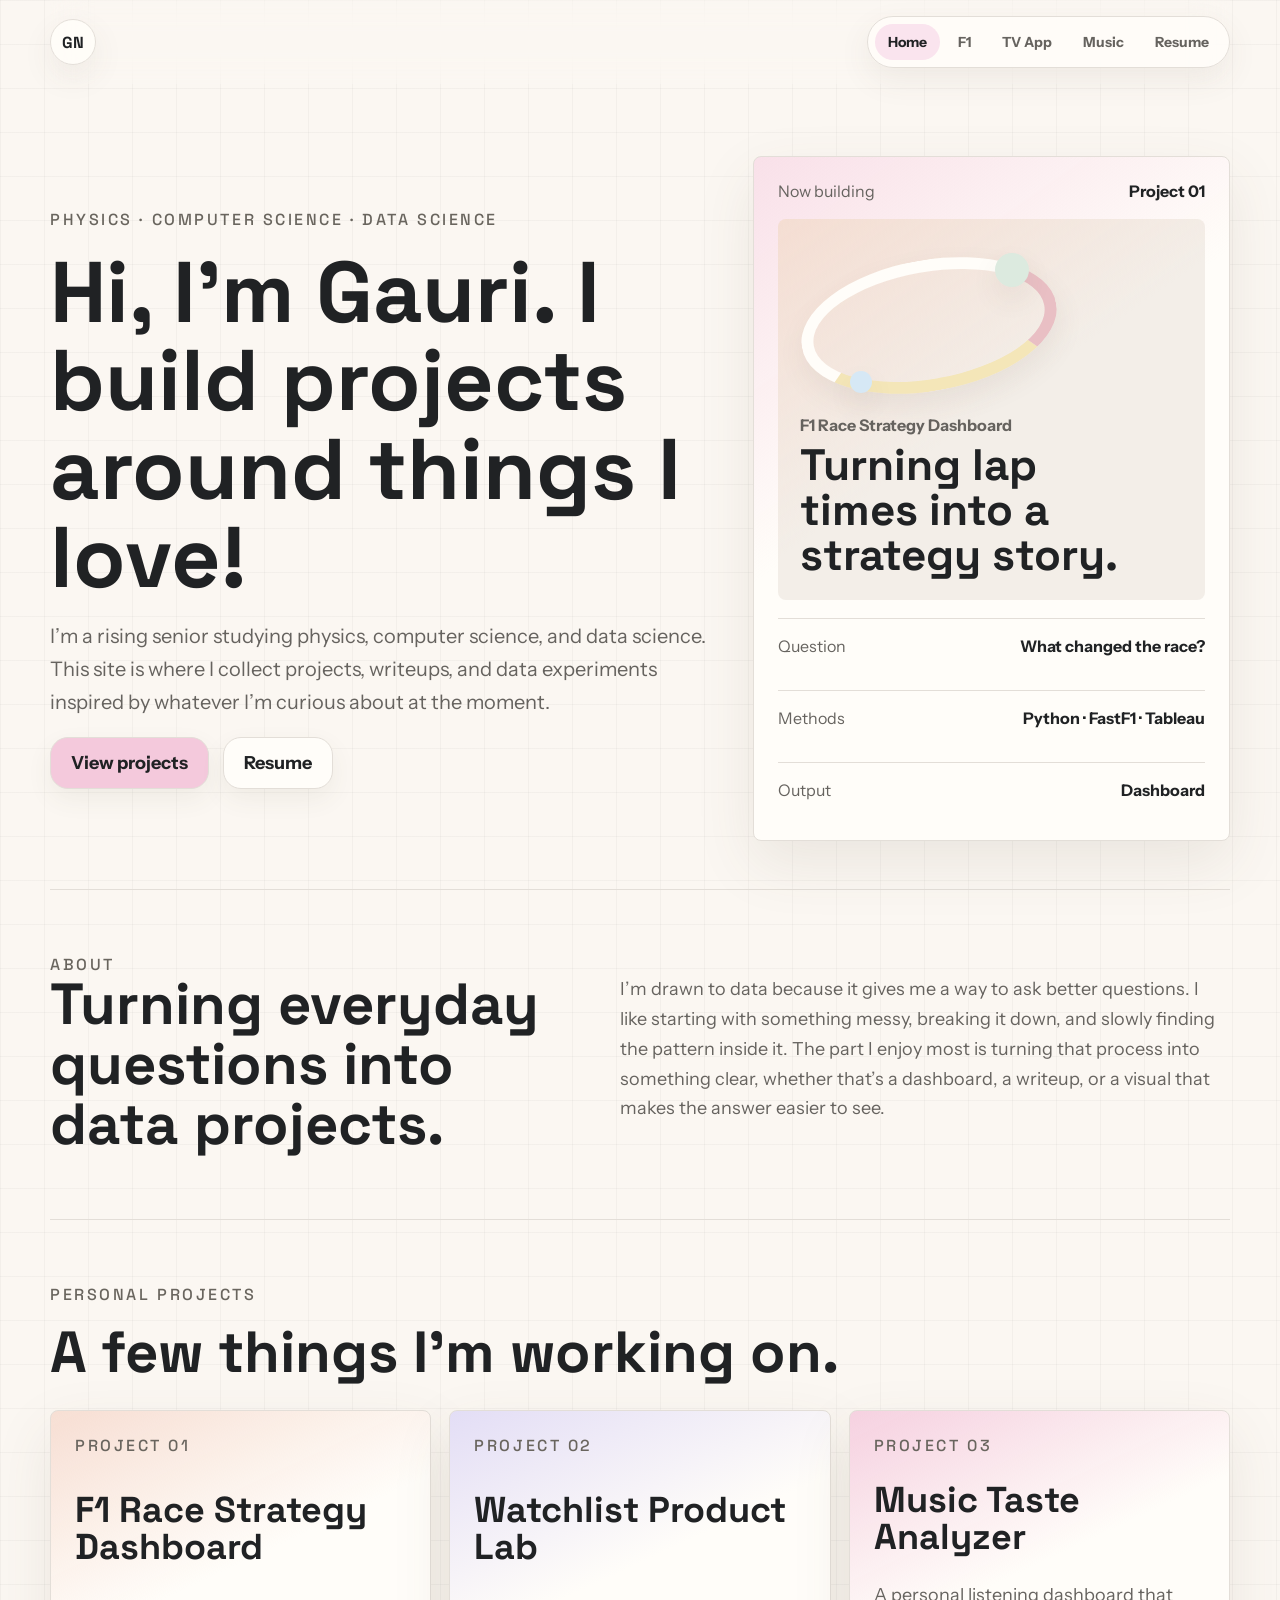
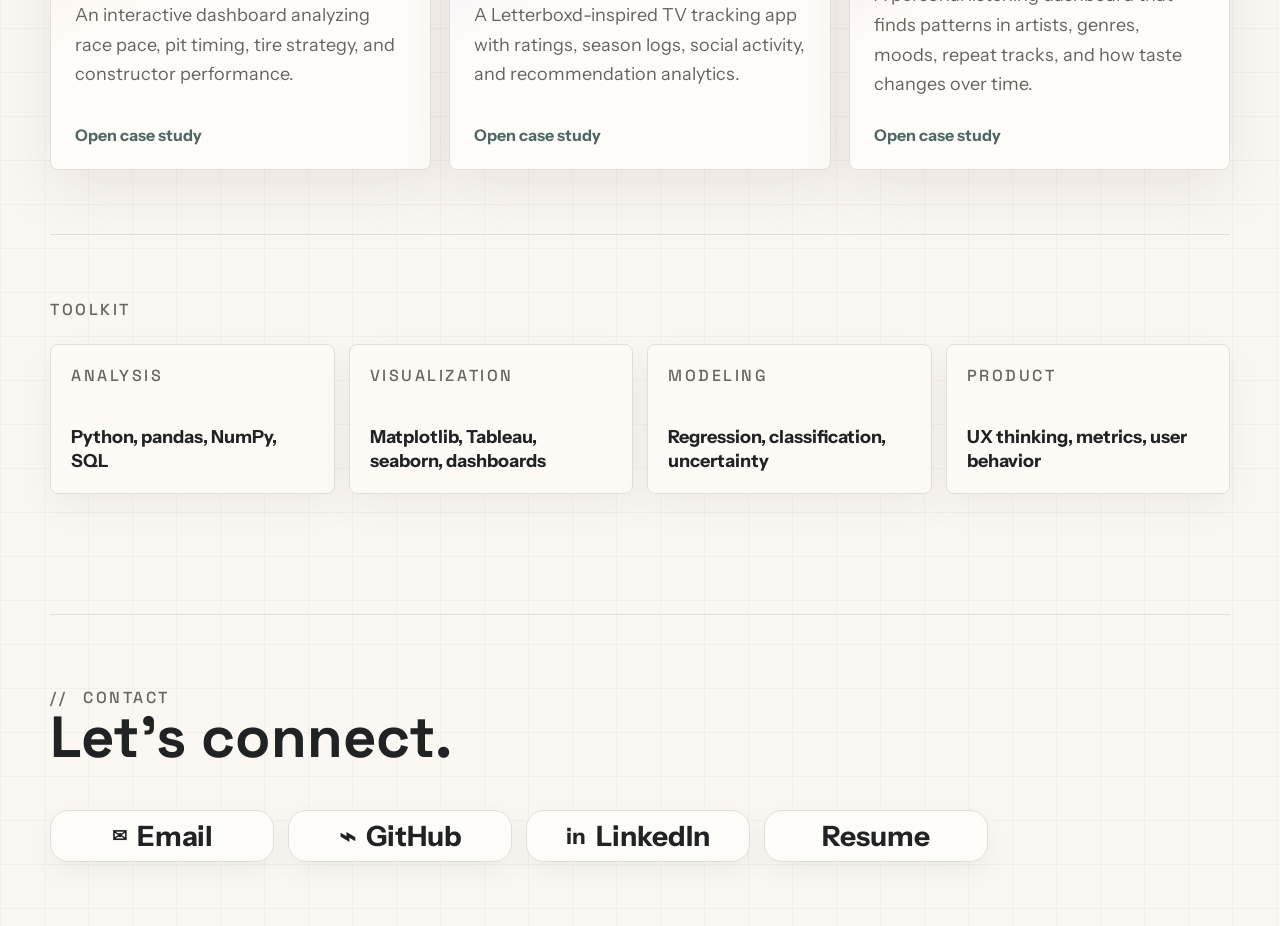
<file: index.html>
<!DOCTYPE html>
<html lang="en">
  <head>
    <meta charset="UTF-8" />
    <meta name="viewport" content="width=device-width, initial-scale=1.0" />
    <title>Gauri Nair | Data Portfolio</title>
    <meta
      name="description"
      content="Physics-trained data analyst portfolio with projects in F1 analytics, TV product design, music taste analysis, and applied data storytelling."
    />
    <link rel="preconnect" href="https://fonts.googleapis.com" />
    <link rel="preconnect" href="https://fonts.gstatic.com" crossorigin />
    <link
      href="https://fonts.googleapis.com/css2?family=Instrument+Sans:wght@400;500;600;700&family=Space+Grotesk:wght@500;700&display=swap"
      rel="stylesheet"
    />
    <link rel="stylesheet" href="./styles.css" />
  </head>
  <body>
    <header class="site-header">
      <a class="brand" href="./index.html" aria-label="Gauri Nair home">GN</a>
      <nav class="nav" aria-label="Main navigation">
        <a href="./index.html" aria-current="page">Home</a>
        <a href="./project-f1.html">F1</a>
        <a href="./project-tv.html">TV App</a>
        <a href="./project-music.html">Music</a>
        <a href="./resume.html">Resume</a>
      </nav>
    </header>

    <main>
      <section class="home-hero">
        <div class="hero-copy">
          <p class="eyebrow">Physics · Computer Science · Data Science</p>
          <h1>Hi, I’m Gauri. I build projects around things I love!</h1>
          <p class="lede">
            I’m a rising senior studying physics, computer science, and data science. This site is where I collect projects, writeups, and data experiments inspired by whatever I’m curious about at the moment.
          </p>
          <div class="hero-actions">
            <a class="button primary" href="#projects">View projects</a>
            <a class="button secondary" href="./resume.html">Resume</a>
          </div>
        </div>

        <aside class="hero-board" aria-label="Portfolio preview">
          <div class="board-top">
            <span>Now building</span>
            <strong>Project 01</strong>
          </div>
          <div class="feature-preview">
            <div class="preview-orbit" aria-hidden="true">
              <span></span>
              <span></span>
              <span></span>
            </div>
            <div>
              <p class="preview-kicker">F1 Race Strategy Dashboard</p>
              <h2>Turning lap times into a strategy story.</h2>
            </div>
          </div>
          <div class="board-row">
            <span>Question</span>
            <strong>What changed the race?</strong>
          </div>
          <div class="board-row">
            <span>Methods</span>
            <strong>Python · FastF1 · Tableau</strong>
          </div>
          <div class="board-row">
            <span>Output</span>
            <strong>Dashboard</strong>
          </div>
        </aside>
      </section>

      <section class="section about-section">
        <p class="eyebrow">About</p>
        <div class="split">
          <h2>Turning everyday questions into data projects.</h2>
          <div class="body-copy">
            <p>
            I’m drawn to data because it gives me a way to ask better questions. I like starting with something messy, breaking it down, and slowly finding the pattern inside it. The part I enjoy most is turning that process into something clear, whether that’s a dashboard, a writeup, or a visual that makes the answer easier to see.
            </p>
          </div>
        </div>
      </section>

      <section class="section" id="projects">
        <div class="section-heading">
          <p class="eyebrow">Personal Projects</p>
          <h2>A few things I'm working on.</h2>
        </div>

        <div class="project-grid">
          <a class="project-card f1-card" href="./project-f1.html">
            <span class="card-label">Project 01</span>
            <h3>F1 Race Strategy Dashboard</h3>
            <p>
              An interactive dashboard analyzing race pace, pit timing, tire strategy,
              and constructor performance.
            </p>
            <span class="card-link">Open case study</span>
          </a>

          <a class="project-card tv-card" href="./project-tv.html">
            <span class="card-label">Project 02</span>
            <h3>Watchlist Product Lab</h3>
            <p>
              A Letterboxd-inspired TV tracking app with ratings, season logs, social
              activity, and recommendation analytics.
            </p>
            <span class="card-link">Open case study</span>
          </a>

          <a class="project-card music-card" href="./project-music.html">
            <span class="card-label">Project 03</span>
            <h3>Music Taste Analyzer</h3>
            <p>
              A personal listening dashboard that finds patterns in artists, genres,
              moods, repeat tracks, and how taste changes over time.
            </p>
            <span class="card-link">Open case study</span>
          </a>
        </div>
      </section>

      <section class="section skills-section">
        <p class="eyebrow">Toolkit</p>
        <div class="skill-grid">
          <div>
            <span>Analysis</span>
            <strong>Python, pandas, NumPy, SQL</strong>
          </div>
          <div>
            <span>Visualization</span>
            <strong>Matplotlib, Tableau, seaborn, dashboards</strong>
          </div>
          <div>
            <span>Modeling</span>
            <strong>Regression, classification, uncertainty</strong>
          </div>
          <div>
            <span>Product</span>
            <strong>UX thinking, metrics, user behavior</strong>
          </div>
        </div>
      </section>
    </main>

    <footer class="contact-footer" id="contact">
      <div>
        <p class="eyebrow">Contact</p>
        <h2>Let’s connect.</h2>
      </div>
      <div class="contact-links">
        <a href="mailto:gauri.j.nair@gmail.com">Email</a>
        <a href="https://github.com/gauri-nair" target="_blank" rel="noreferrer">GitHub</a>
        <a href="https://www.linkedin.com/gaurinair18/" target="_blank" rel="noreferrer">LinkedIn</a>
        <a href="./resume.html">Resume</a>
      </div>
    </footer>

    <script src="./script.js"></script>
  </body>
</html>
</file>
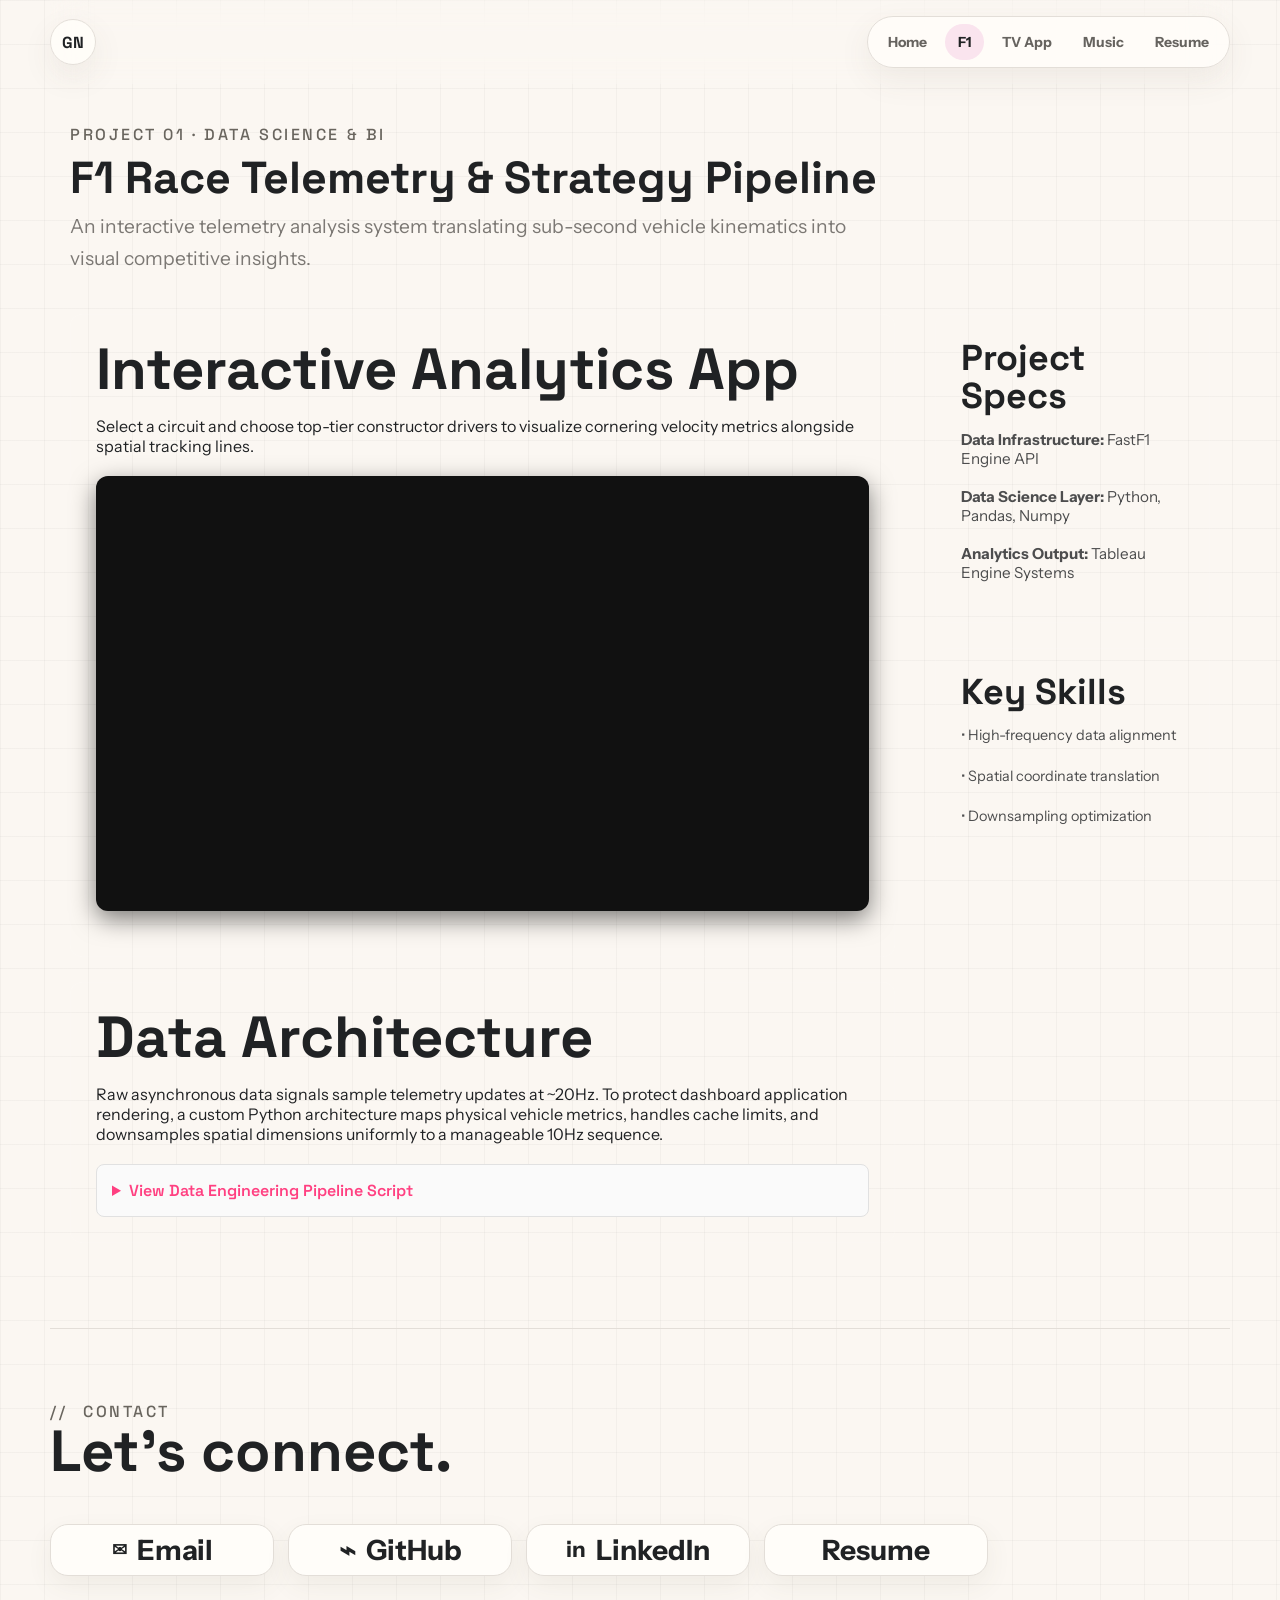
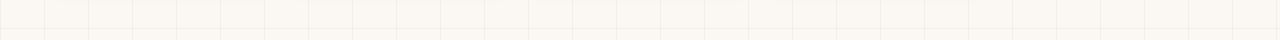
<file: project-f1.html>
<!DOCTYPE html>
<html lang="en">
  <head>
    <meta charset="UTF-8" />
    <meta name="viewport" content="width=device-width, initial-scale=1.0" />
    <title>F1 Telemetry Dashboard | Gauri Nair</title>
    <link rel="preconnect" href="https://fonts.googleapis.com" />
    <link rel="preconnect" href="https://fonts.gstatic.com" crossorigin />
    <link
      href="https://fonts.googleapis.com/css2?family=Instrument+Sans:wght@400;500;600;700&family=Space+Grotesk:wght@500;700&display=swap"
      rel="stylesheet"
    />
    <link rel="stylesheet" href="./styles.css" />
    <style>
      /* Page-specific overrides matching your dark theme variables */
      .case-study-grid {
        display: grid;
        grid-template-columns: 3fr 1fr;
        gap: 40px;
        margin: 40px 0;
      }
      
      @media (max-width: 900px) {
        .case-study-grid { grid-template-columns: 1fr; }
      }

      .dashboard-wrapper {
        position: relative;
        width: 100%;
        padding-bottom: 56.25%; /* 16:9 Aspect Ratio */
        height: 0;
        overflow: hidden;
        border-radius: 12px;
        background: #111;
        margin: 20px 0;
        box-shadow: 0 8px 24px rgba(0,0,0,0.5);
      }

      .dashboard-wrapper iframe {
        position: absolute;
        top: 0; left: 0; width: 100%; height: 100%;
        border: none;
      }

      .details-card {
        background: rgba(255, 255, 255, 0.03);
        border: 1px solid rgba(255, 255, 255, 0.08);
        border-radius: 12px;
        padding: 25px;
        margin-bottom: 25px;
      }

      .sidebar-sticky {
        position: sticky;
        top: 40px;
      }

      details {
        background: #fafafa; 
        border: 1px solid #e1e1e1;
        border-radius: 8px;
        padding: 15px;
        margin-top: 20px;
      }

      summary {
        font-family: 'Space Grotesk', sans-serif;
        color: var(--accent, #ff4081);
        font-weight: 600;
        cursor: pointer;
        user-select: none;
        outline: none;
      }

      summary:hover {
        filter: brightness(0.8); /* Darkens the pink slightly when hovered */
      }

      pre, pre code {
        margin: 15px 0 0 0;
        overflow-x: auto;
        font-family: monospace;
        font-size: 0.9rem;
        color: #222222; /* Crisp dark gray text for high visibility */
        line-height: 1.5;
        text-align: left;
        display: block;
      }
    </style>
  </head>
  <body>
    <header class="site-header">
      <a class="brand" href="./index.html" aria-label="Gauri Nair home">GN</a>
      <nav class="nav" aria-label="Main navigation">
        <a href="./index.html">Home</a>
        <a href="./project-f1.html" aria-current="page">F1</a>
        <a href="./project-tv.html">TV App</a>
        <a href="./project-music.html">Music</a>
        <a href="./resume.html">Resume</a>
      </nav>
    </header>

    <main class="container" style="max-width: 1200px; margin: 0 auto; padding: 0 20px;">
      <section style="margin-top: 40px;">
        <p class="eyebrow">Project 01 · Data Science & BI</p>
        <h1 style="font-family: 'Space Grotesk', sans-serif; font-size: 2.8rem; margin: 10px 0;">
          F1 Race Telemetry & Strategy Pipeline
        </h1>
        <p class="lede" style="font-size: 1.2rem; max-width: 800px; opacity: 0.85;">
          An interactive telemetry analysis system translating sub-second vehicle kinematics into visual competitive insights.
        </p>
      </section>

      <div class="case-study-grid">
        <!-- Main Content Area -->
        <div class="main-content">
          <div class="details-card">
            <h2 style="font-family: 'Space Grotesk', sans-serif; margin-top:0;">Interactive Analytics App</h2>
            <p>Select a circuit and choose top-tier constructor drivers to visualize cornering velocity metrics alongside spatial tracking lines.</p>
            
            <div class="dashboard-wrapper">
              <iframe src="https://public.tableau.com/shared/N9BPQWKGM?:display_count=n&:origin=viz_share_link"></iframe>
            </div>
          </div>

          <div class="details-card">
            <h2 style="font-family: 'Space Grotesk', sans-serif;">Data Architecture</h2>
            <p>
              Raw asynchronous data signals sample telemetry updates at ~20Hz. To protect dashboard application rendering, a custom Python architecture maps physical vehicle metrics, handles cache limits, and downsamples spatial dimensions uniformly to a manageable 10Hz sequence.
            </p>

            <details>
              <summary>View Data Engineering Pipeline Script</summary>
              <pre><code>import os
import pandas as pd
import fastf1

cache_dir = './f1_cache'
os.makedirs(cache_dir, exist_ok=True)
fastf1.Cache.enable_cache(cache_dir)

def build_master_telemetry(year, races, drivers):
    master_df = []
    for race in races:
        session = fastf1.get_session(year, race, 'Q')
        session.load(telemetry=True, laps=True, weather=False)
        
        for driver in drivers:
            driver_laps = session.laps.pick_drivers(driver)
            if driver_laps.empty: continue
            
            fastest_lap = driver_laps.pick_fastest()
            tel = fastest_lap.get_telemetry().add_distance()
            tel = tel.iloc[::2].copy() # Downsample to 10Hz
            
            tel['Race'] = race
            tel['Year'] = year
            tel['Driver'] = driver
            tel['Team'] = fastest_lap['Team']
            
            keep_cols = ['Year', 'Race', 'Distance', 'Speed', 'Throttle', 'Brake', 
                         'RPM', 'nGear', 'X', 'Y', 'Driver', 'Team']
            df_cleaned = tel[keep_cols].copy()
            df_cleaned.rename(columns={'nGear': 'Gear'}, inplace=True)
            master_df.append(df_cleaned)
            
    final_df = pd.concat(master_df, ignore_index=True)
    final_df.to_csv(f"{year}_master_f1_telemetry.csv", index=False)
    return final_df</code></pre>
            </details>
          </div>
        </div>

        <!-- Sidebar Documentation -->
        <div class="sidebar-sticky">
          <div class="details-card">
            <h3 style="font-family: 'Space Grotesk', sans-serif; margin-top:0;">Project Specs</h3>
            <p style="font-size:0.95rem; opacity:0.8;">
              <strong>Data Infrastructure:</strong> FastF1 Engine API<br><br>
              <strong>Data Science Layer:</strong> Python, Pandas, Numpy<br><br>
              <strong>Analytics Output:</strong> Tableau Engine Systems
            </p>
          </div>
          
          <div class="details-card">
            <h3 style="font-family: 'Space Grotesk', sans-serif; margin-top:0;">Key Skills</h3>
            <p style="font-size:0.9rem; opacity:0.8; line-height: 1.4;">
              • High-frequency data alignment<br><br>
              • Spatial coordinate translation<br><br>
              • Downsampling optimization
            </p>
          </div>
        </div>
      </div>
    </main>

    <footer class="contact-footer" id="contact" style="margin-top: 60px;">
      <div>
        <p class="eyebrow">Contact</p>
        <h2>Let’s connect.</h2>
      </div>
      <div class="contact-links">
        <a href="mailto:gauri.j.nair@gmail.com">Email</a>
        <a href="https://github.com/gauri-nair" target="_blank" rel="noreferrer">GitHub</a>
        <a href="https://www.linkedin.com/gaurinair18/" target="_blank" rel="noreferrer">LinkedIn</a>
        <a href="./resume.html">Resume</a>
      </div>
    </footer>
  </body>
</html>
</file>
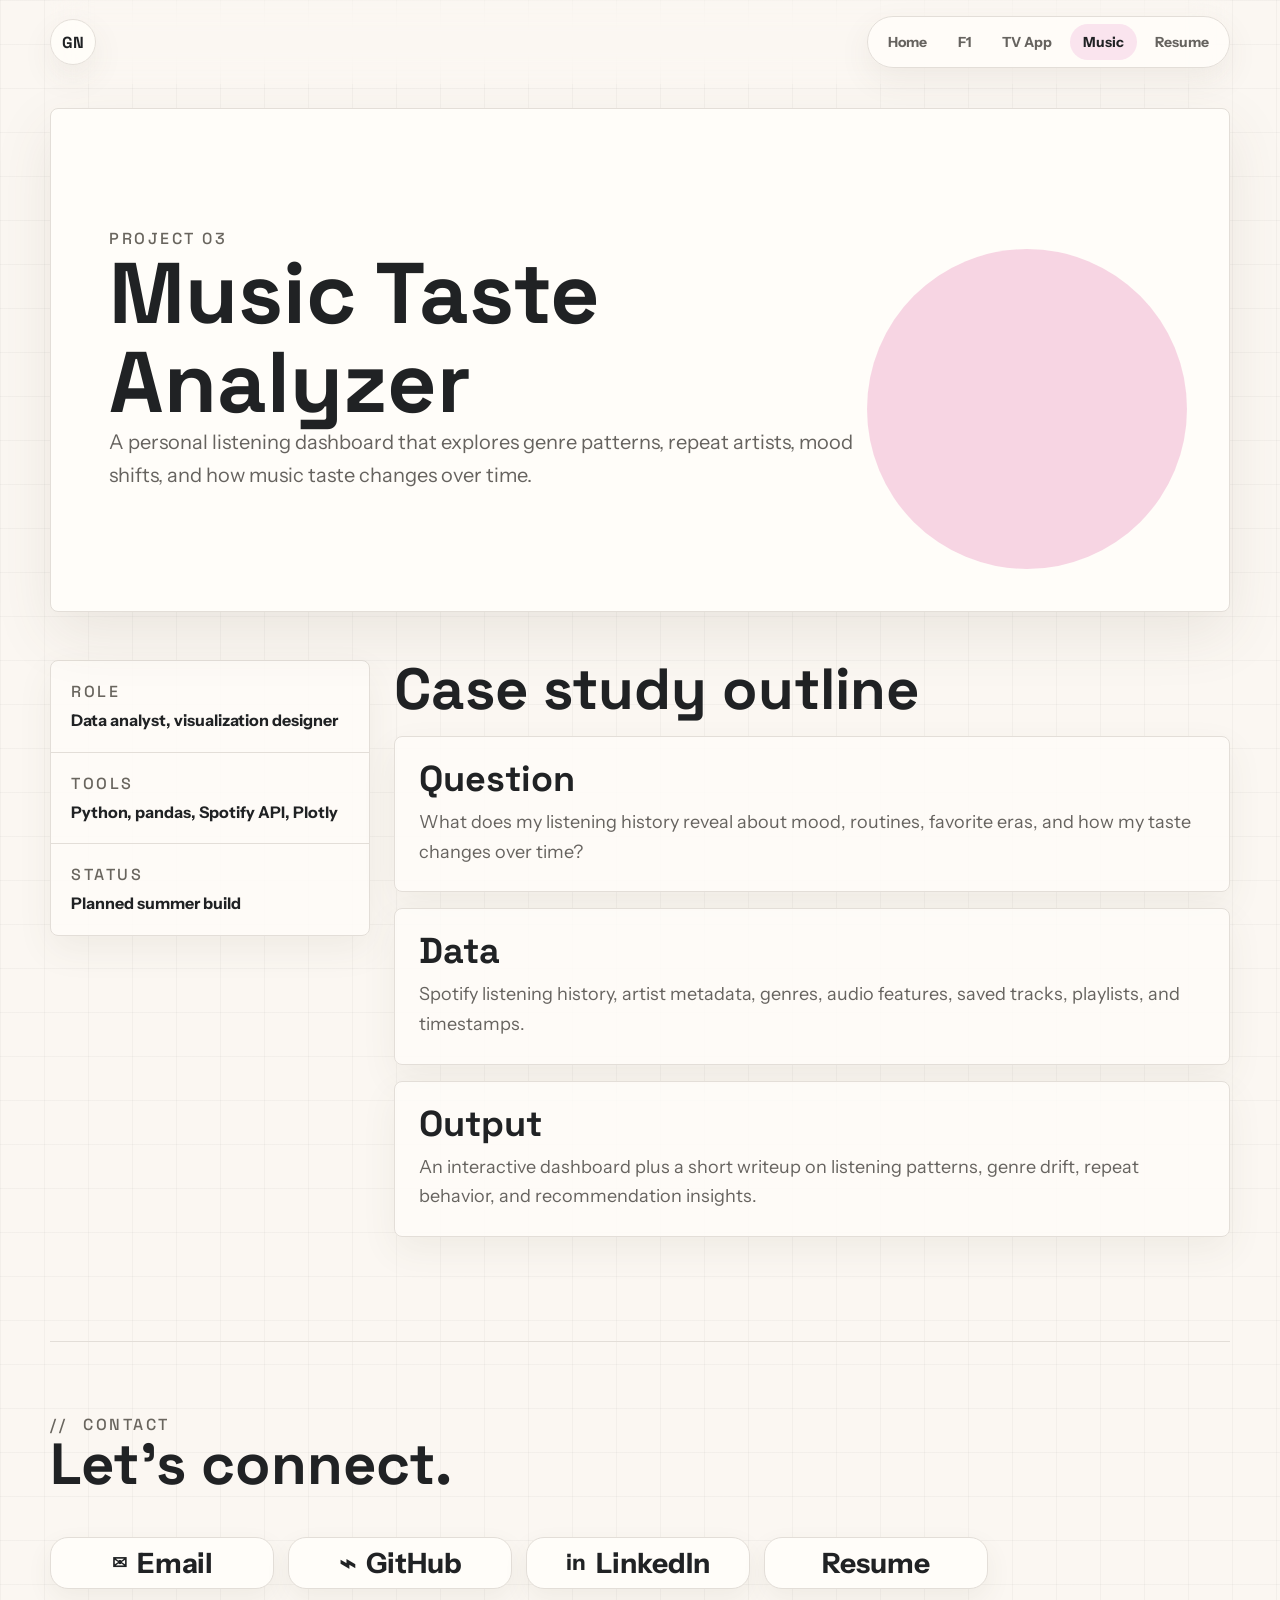
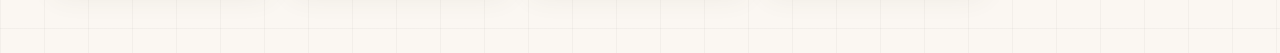
<file: project-music.html>
<!DOCTYPE html>
<html lang="en">
  <head>
    <meta charset="UTF-8" />
    <meta name="viewport" content="width=device-width, initial-scale=1.0" />
    <title>Music Taste Analyzer | Gauri Nair</title>
    <meta
      name="description"
      content="Case study page for a music taste analyzer focused on listening history, genre patterns, mood, and personal data storytelling."
    />
    <link rel="preconnect" href="https://fonts.googleapis.com" />
    <link rel="preconnect" href="https://fonts.gstatic.com" crossorigin />
    <link
      href="https://fonts.googleapis.com/css2?family=Instrument+Sans:wght@400;500;600;700&family=Space+Grotesk:wght@500;700&display=swap"
      rel="stylesheet"
    />
    <link rel="stylesheet" href="./styles.css" />
  </head>
  <body>
    <header class="site-header">
      <a class="brand" href="./index.html" aria-label="Gauri Nair home">GN</a>
      <nav class="nav" aria-label="Main navigation">
        <a href="./index.html">Home</a>
        <a href="./project-f1.html">F1</a>
        <a href="./project-tv.html">TV App</a>
        <a href="./project-music.html" aria-current="page">Music</a>
        <a href="./resume.html">Resume</a>
      </nav>
    </header>

    <main>
      <section class="case-hero music-theme">
        <p class="eyebrow">Project 03</p>
        <h1>Music Taste Analyzer</h1>
        <p class="lede">
          A personal listening dashboard that explores genre patterns, repeat artists,
          mood shifts, and how music taste changes over time.
        </p>
      </section>

      <section class="case-layout">
        <aside class="case-facts">
          <div>
            <span>Role</span>
            <strong>Data analyst, visualization designer</strong>
          </div>
          <div>
            <span>Tools</span>
            <strong>Python, pandas, Spotify API, Plotly</strong>
          </div>
          <div>
            <span>Status</span>
            <strong>Planned summer build</strong>
          </div>
        </aside>

        <div class="case-content">
          <h2>Case study outline</h2>
          <div class="case-step">
            <h3>Question</h3>
            <p>What does my listening history reveal about mood, routines, favorite eras, and how my taste changes over time?</p>
          </div>
          <div class="case-step">
            <h3>Data</h3>
            <p>Spotify listening history, artist metadata, genres, audio features, saved tracks, playlists, and timestamps.</p>
          </div>
          <div class="case-step">
            <h3>Output</h3>
            <p>An interactive dashboard plus a short writeup on listening patterns, genre drift, repeat behavior, and recommendation insights.</p>
          </div>
        </div>
      </section>
    </main>

    <footer class="contact-footer">
      <div>
        <p class="eyebrow">Contact</p>
        <h2>Let’s connect.</h2>
      </div>
      <div class="contact-links">
        <a href="mailto:hello@example.com">Email</a>
        <a href="https://github.com/" target="_blank" rel="noreferrer">GitHub</a>
        <a href="https://www.linkedin.com/" target="_blank" rel="noreferrer">LinkedIn</a>
        <a href="./resume.html">Resume</a>
      </div>
    </footer>

    <script src="./script.js"></script>
  </body>
</html>
</file>
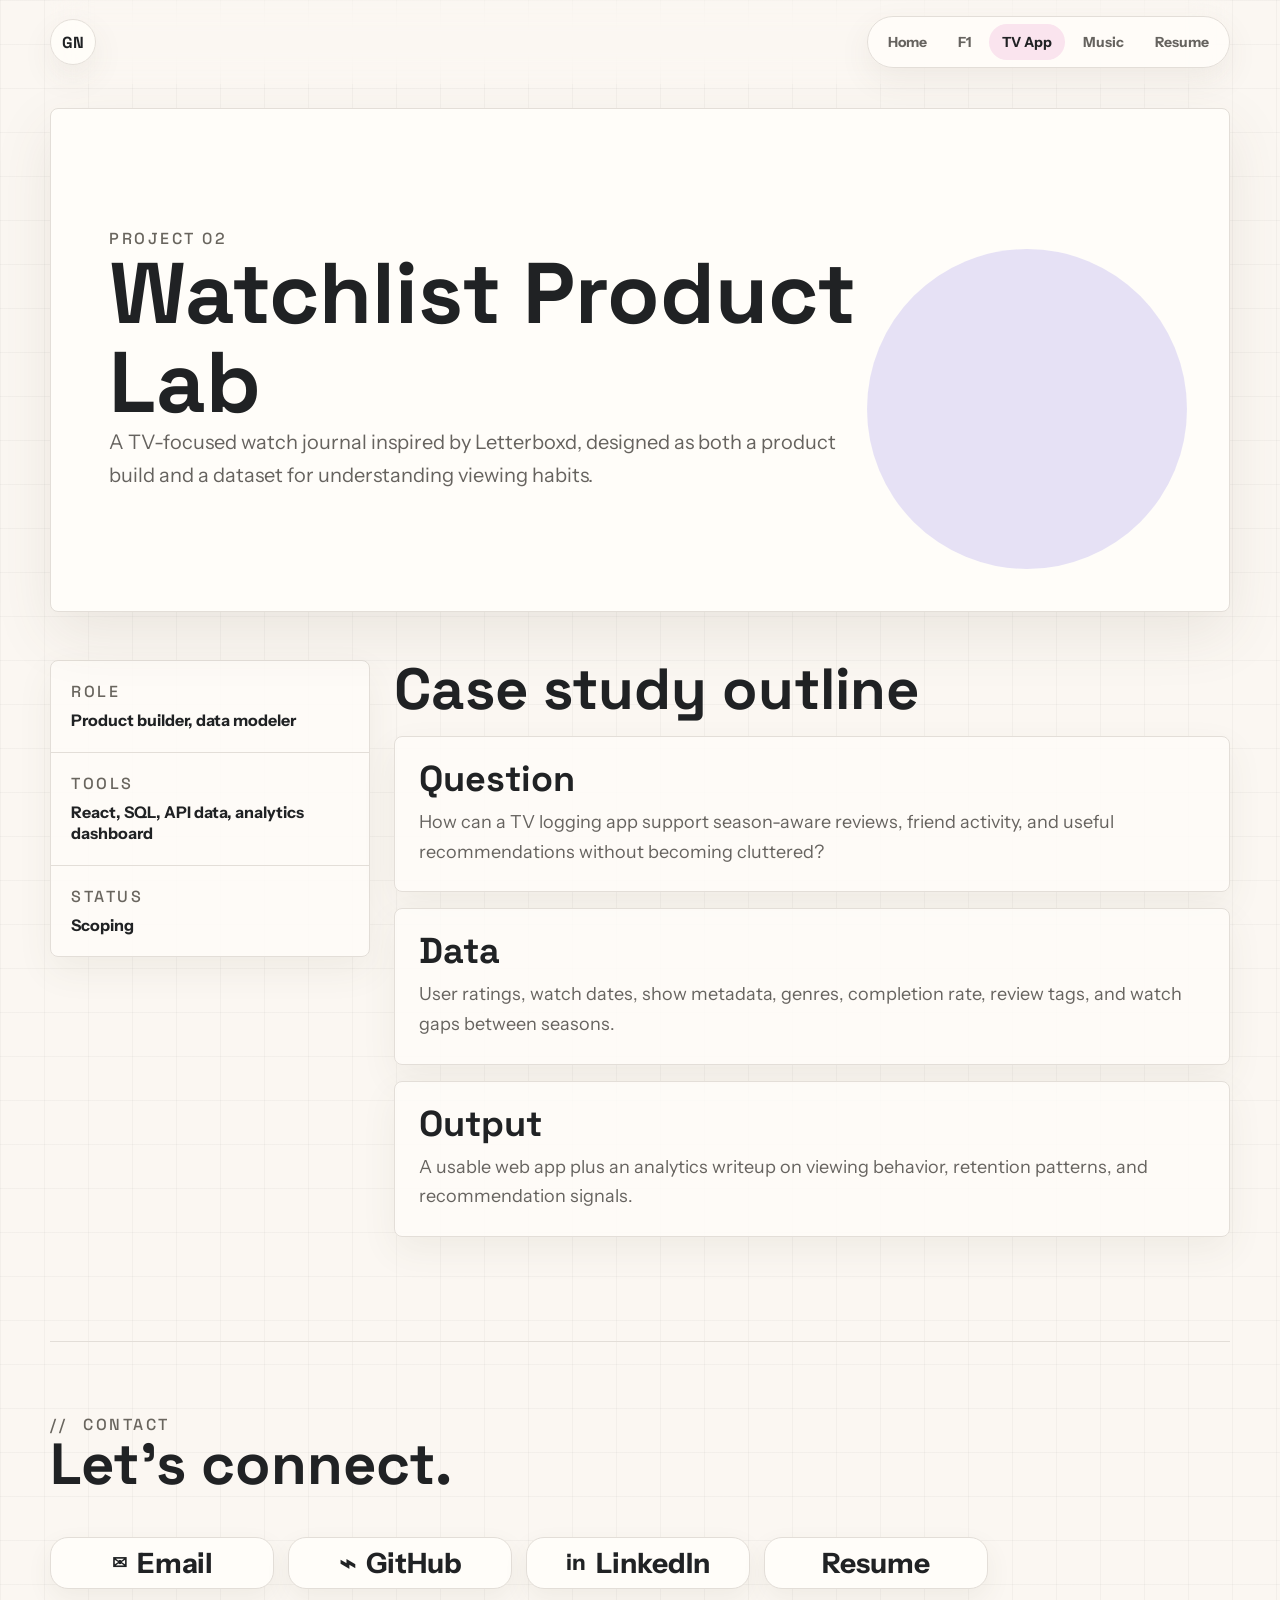
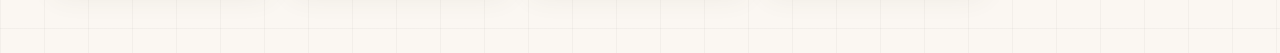
<file: project-tv.html>
<!DOCTYPE html>
<html lang="en">
  <head>
    <meta charset="UTF-8" />
    <meta name="viewport" content="width=device-width, initial-scale=1.0" />
    <title>Watchlist Product Lab | Gauri Nair</title>
    <meta
      name="description"
      content="Case study page for a Letterboxd-inspired TV tracking app with ratings, logs, and recommendation analytics."
    />
    <link rel="preconnect" href="https://fonts.googleapis.com" />
    <link rel="preconnect" href="https://fonts.gstatic.com" crossorigin />
    <link
      href="https://fonts.googleapis.com/css2?family=Instrument+Sans:wght@400;500;600;700&family=Space+Grotesk:wght@500;700&display=swap"
      rel="stylesheet"
    />
    <link rel="stylesheet" href="./styles.css" />
  </head>
  <body>
    <header class="site-header">
      <a class="brand" href="./index.html" aria-label="Gauri Nair home">GN</a>
      <nav class="nav" aria-label="Main navigation">
        <a href="./index.html">Home</a>
        <a href="./project-f1.html">F1</a>
        <a href="./project-tv.html" aria-current="page">TV App</a>
        <a href="./project-music.html">Music</a>
        <a href="./resume.html">Resume</a>
      </nav>
    </header>

    <main>
      <section class="case-hero tv-theme">
        <p class="eyebrow">Project 02</p>
        <h1>Watchlist Product Lab</h1>
        <p class="lede">
          A TV-focused watch journal inspired by Letterboxd, designed as both a product
          build and a dataset for understanding viewing habits.
        </p>
      </section>

      <section class="case-layout">
        <aside class="case-facts">
          <div>
            <span>Role</span>
            <strong>Product builder, data modeler</strong>
          </div>
          <div>
            <span>Tools</span>
            <strong>React, SQL, API data, analytics dashboard</strong>
          </div>
          <div>
            <span>Status</span>
            <strong>Scoping</strong>
          </div>
        </aside>

        <div class="case-content">
          <h2>Case study outline</h2>
          <div class="case-step">
            <h3>Question</h3>
            <p>How can a TV logging app support season-aware reviews, friend activity, and useful recommendations without becoming cluttered?</p>
          </div>
          <div class="case-step">
            <h3>Data</h3>
            <p>User ratings, watch dates, show metadata, genres, completion rate, review tags, and watch gaps between seasons.</p>
          </div>
          <div class="case-step">
            <h3>Output</h3>
            <p>A usable web app plus an analytics writeup on viewing behavior, retention patterns, and recommendation signals.</p>
          </div>
        </div>
      </section>
    </main>

    <footer class="contact-footer">
      <div>
        <p class="eyebrow">Contact</p>
        <h2>Let’s connect.</h2>
      </div>
      <div class="contact-links">
        <a href="mailto:hello@example.com">Email</a>
        <a href="https://github.com/" target="_blank" rel="noreferrer">GitHub</a>
        <a href="https://www.linkedin.com/" target="_blank" rel="noreferrer">LinkedIn</a>
        <a href="./resume.html">Resume</a>
      </div>
    </footer>

    <script src="./script.js"></script>
  </body>
</html>
</file>
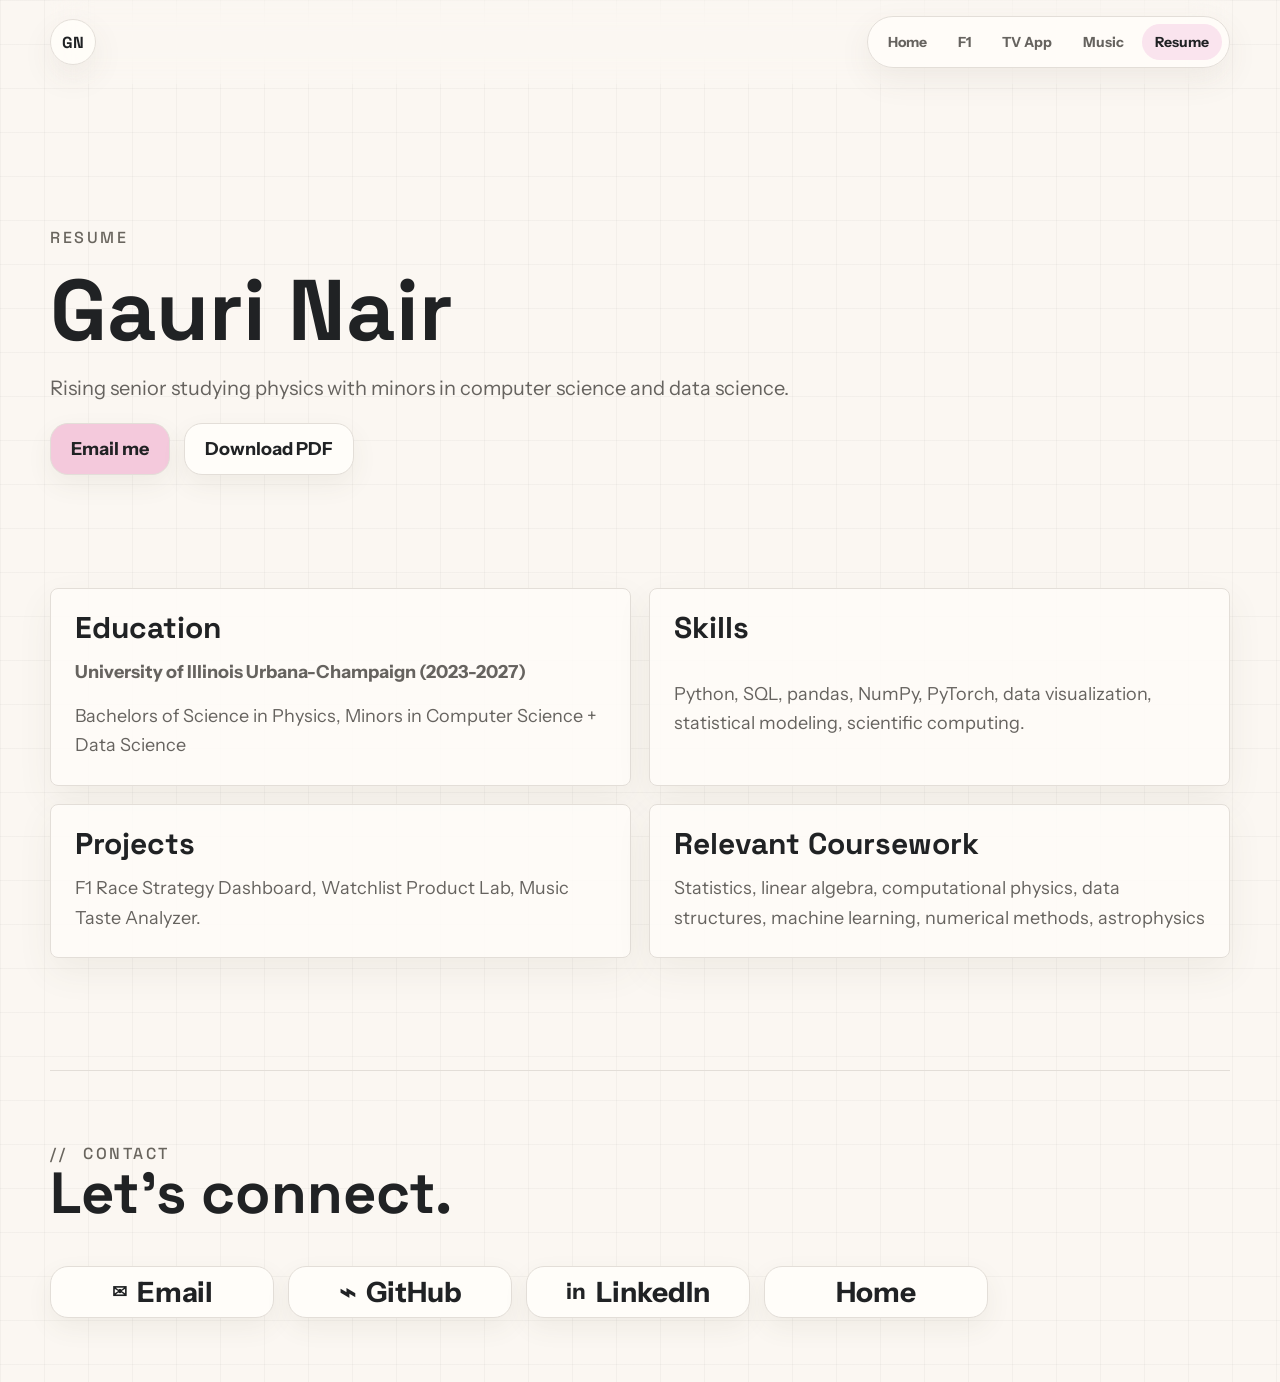
<file: resume.html>
<!DOCTYPE html>
<html lang="en">
  <head>
    <meta charset="UTF-8" />
    <meta name="viewport" content="width=device-width, initial-scale=1.0" />
    <title>Resume | Gauri Nair</title>
    <meta
      name="description"
      content="Resume page for Gauri Nair, physics major with computer science and data science minors."
    />
    <link rel="preconnect" href="https://fonts.googleapis.com" />
    <link rel="preconnect" href="https://fonts.gstatic.com" crossorigin />
    <link
      href="https://fonts.googleapis.com/css2?family=Instrument+Sans:wght@400;500;600;700&family=Space+Grotesk:wght@500;700&display=swap"
      rel="stylesheet"
    />
    <link rel="stylesheet" href="./styles.css" />
  </head>
  <body>
    <header class="site-header">
      <a class="brand" href="./index.html" aria-label="Gauri Nair home">GN</a>
      <nav class="nav" aria-label="Main navigation">
        <a href="./index.html">Home</a>
        <a href="./project-f1.html">F1</a>
        <a href="./project-tv.html">TV App</a>
        <a href="./project-music.html">Music</a>
        <a href="./resume.html" aria-current="page">Resume</a>
      </nav>
    </header>

    <main>
      <section class="resume-hero">
        <p class="eyebrow">Resume</p>
        <h1>Gauri Nair</h1>
        <p class="lede">
          Rising senior studying physics with minors in computer science and data
          science.
        </p>
        <div class="hero-actions">
          <a class="button primary" href="mailto:gauri.j.nair@gmail.com">Email me</a>
          <a class="button secondary" href="#">Download PDF</a>
        </div>
      </section>

      <section class="resume-grid">
        <article class="resume-block">
          <h2>Education</h2>
          <p><strong>University of Illinois Urbana-Champaign (2023-2027)</strong></p>
          <p>Bachelors of Science in Physics, Minors in Computer Science + Data Science</p>
        </article>

        <article class="resume-block">
          <h2>Skills</h2>
          <p>Python, SQL, pandas, NumPy, PyTorch, data visualization, statistical modeling, scientific computing.</p>
        </article>

        <article class="resume-block">
          <h2>Projects</h2>
          <p>F1 Race Strategy Dashboard, Watchlist Product Lab, Music Taste Analyzer.</p>
        </article>

        <article class="resume-block">
          <h2>Relevant Coursework</h2>
          <p>Statistics, linear algebra, computational physics, data structures, machine learning, numerical methods, astrophysics</p>
        </article>
      </section>
    </main>

    <footer class="contact-footer">
      <div>
        <p class="eyebrow">Contact</p>
        <h2>Let’s connect.</h2>
      </div>
      <div class="contact-links">
        <a href="mailto:gauri.j.nair@gmail.com">Email</a>
        <a href="https://github.com/gauri-nair" target="_blank" rel="noreferrer">GitHub</a>
        <a href="https://www.linkedin.com/gaurinair18/" target="_blank" rel="noreferrer">LinkedIn</a>
        <a href="./index.html">Home</a>
      </div>
    </footer>

    <script src="./script.js"></script>
  </body>
</html>
</file>
<file: styles.css>
:root {
  --bg: #fbf7f2;
  --bg-soft: #f3eee8;
  --ink: #202224;
  --muted: #66635f;
  --line: #e3ded8;
  --paper: #fffdf9;
  --lavender: #ded8f5;
  --peach: #f5d7ca;
  --pink: #f4c9dc;
  --pink-soft: #fae4ee;
  --sage: #dceadf;
  --sky: #d6e8f5;
  --butter: #f4e6b8;
  --rose: #e9bfc4;
  --teal: #6ca6a0;
  --shadow: 0 22px 60px rgba(92, 78, 62, 0.1);
}

* {
  box-sizing: border-box;
}

html {
  scroll-behavior: smooth;
}

body {
  margin: 0;
  min-height: 100vh;
  font-family: "Instrument Sans", Arial, sans-serif;
  color: var(--ink);
  background:
    linear-gradient(90deg, rgba(32, 34, 36, 0.035) 1px, transparent 1px),
    linear-gradient(rgba(32, 34, 36, 0.035) 1px, transparent 1px),
    var(--bg);
  background-size: 44px 44px;
}

a {
  color: inherit;
}

.site-header {
  position: sticky;
  top: 0;
  z-index: 20;
  width: min(1180px, calc(100% - 32px));
  margin: 0 auto;
  padding: 16px 0;
  display: flex;
  align-items: center;
  justify-content: space-between;
  gap: 16px;
  backdrop-filter: blur(18px);
}

.brand {
  display: inline-flex;
  align-items: center;
  justify-content: center;
  width: 46px;
  height: 46px;
  border: 1px solid var(--line);
  border-radius: 50%;
  background: rgba(255, 253, 249, 0.9);
  color: var(--ink);
  text-decoration: none;
  font-family: "Space Grotesk", sans-serif;
  font-weight: 700;
  box-shadow: 0 12px 32px rgba(92, 78, 62, 0.08);
}

.nav {
  display: flex;
  align-items: center;
  gap: 5px;
  padding: 7px;
  border: 1px solid var(--line);
  border-radius: 999px;
  background: rgba(255, 253, 249, 0.82);
  box-shadow: 0 12px 32px rgba(92, 78, 62, 0.08);
}

.nav a {
  padding: 9px 13px;
  border-radius: 999px;
  color: var(--muted);
  text-decoration: none;
  font-size: 14px;
  font-weight: 700;
}

.nav a:hover,
.nav a[aria-current="page"] {
  background: var(--pink-soft);
  color: var(--ink);
}

main,
.contact-footer {
  width: min(1180px, calc(100% - 32px));
  margin: 0 auto;
}

main {
  padding-bottom: 56px;
}

.home-hero {
  min-height: 74vh;
  display: grid;
  grid-template-columns: minmax(0, 1.05fr) minmax(320px, 0.75fr);
  gap: 34px;
  align-items: center;
  padding: 72px 0 48px;
}

.hero-copy,
.section-heading,
.layout-copy,
.case-content,
.resume-hero {
  display: grid;
  gap: 18px;
}

.eyebrow,
.card-label,
.case-facts span,
.skill-grid span {
  margin: 0;
  color: #69655e;
  font-family: "Space Grotesk", sans-serif;
  font-size: 16px;
  font-weight: 500;
  letter-spacing: 0.16em;
  text-transform: uppercase;
}

h1,
h2,
h3 {
  margin: 0;
  font-family: "Space Grotesk", sans-serif;
  line-height: 1.03;
  letter-spacing: 0;
}

h1 {
  max-width: 860px;
  font-size: clamp(44px, 7vw, 86px);
}

h2 {
  font-size: clamp(32px, 4.6vw, 58px);
}

h3 {
  font-size: clamp(25px, 3vw, 36px);
}

.lede,
.body-copy p,
.project-card p,
.case-step p,
.resume-block p,
.case-content > p {
  margin: 0;
  color: var(--muted);
  font-size: 18px;
  line-height: 1.65;
}

.lede {
  max-width: 760px;
  font-size: 20px;
}

.hero-actions,
.contact-links {
  display: flex;
  flex-wrap: wrap;
  gap: 14px;
}

.button,
.contact-links a {
  display: inline-flex;
  align-items: center;
  justify-content: center;
  min-height: 52px;
  border: 1px solid var(--line);
  border-radius: 18px;
  color: var(--ink);
  background: var(--paper);
  text-decoration: none;
  font-size: 18px;
  font-weight: 800;
  box-shadow: 0 10px 26px rgba(92, 78, 62, 0.07);
  transition: transform 160ms ease, box-shadow 160ms ease, background-color 160ms ease;
}

.button {
  padding: 0 20px;
}

.button.primary {
  background: var(--pink);
}

.button.secondary {
  background: var(--paper);
}

.button:hover,
.contact-links a:hover,
.project-card:hover {
  transform: translateY(-2px);
  box-shadow: 0 18px 38px rgba(92, 78, 62, 0.12);
}

.hero-board {
  display: grid;
  gap: 18px;
  padding: 24px;
  border: 1px solid var(--line);
  border-radius: 8px;
  background:
    linear-gradient(145deg, rgba(244, 201, 220, 0.55), transparent 42%),
    var(--paper);
  box-shadow: var(--shadow);
}

.board-top,
.board-row {
  display: flex;
  align-items: center;
  justify-content: space-between;
  gap: 18px;
}

.board-top span,
.board-row span {
  color: var(--muted);
}

.feature-preview {
  min-height: 220px;
  display: grid;
  align-content: space-between;
  gap: 18px;
  padding: 22px;
  border-radius: 8px;
  background:
    linear-gradient(145deg, rgba(245, 215, 202, 0.72), transparent 50%),
    var(--bg-soft);
}

.preview-orbit {
  position: relative;
  width: min(100%, 280px);
  aspect-ratio: 1.8 / 1;
}

.preview-orbit span {
  position: absolute;
  border: 12px solid var(--paper);
  border-radius: 50%;
  box-shadow: 0 12px 28px rgba(92, 78, 62, 0.08);
}

.preview-orbit span:nth-child(1) {
  inset: 12% 8% 4% 0;
  border-right-color: var(--rose);
  border-bottom-color: var(--butter);
  transform: rotate(-10deg);
}

.preview-orbit span:nth-child(2) {
  width: 34px;
  height: 34px;
  right: 18%;
  top: 8%;
  border: 0;
  background: var(--sage);
}

.preview-orbit span:nth-child(3) {
  width: 22px;
  height: 22px;
  left: 18%;
  bottom: 2%;
  border: 0;
  background: var(--sky);
}

.preview-kicker {
  margin: 0 0 8px;
  color: var(--muted);
  font-weight: 800;
}

.feature-preview h2 {
  max-width: 11ch;
  font-size: clamp(30px, 3.6vw, 44px);
}

.board-row {
  min-height: 54px;
  padding: 12px 0;
  border-top: 1px solid var(--line);
}

.section {
  padding: 64px 0;
  border-top: 1px solid var(--line);
}

.split {
  display: grid;
  grid-template-columns: 0.88fr 1fr;
  gap: 34px;
  align-items: start;
}

.body-copy {
  display: grid;
  gap: 16px;
}

.project-grid {
  display: grid;
  grid-template-columns: repeat(3, minmax(0, 1fr));
  gap: 18px;
  margin-top: 28px;
}

.project-card {
  min-height: 360px;
  display: flex;
  flex-direction: column;
  justify-content: space-between;
  gap: 18px;
  padding: 24px;
  border: 1px solid var(--line);
  border-radius: 8px;
  color: var(--ink);
  text-decoration: none;
  box-shadow: var(--shadow);
  transition: transform 160ms ease, box-shadow 160ms ease;
}

.f1-card {
  background:
    linear-gradient(155deg, rgba(245, 215, 202, 0.8), transparent 45%),
    var(--paper);
}

.tv-card {
  background:
    linear-gradient(155deg, rgba(222, 216, 245, 0.85), transparent 45%),
    var(--paper);
}

.music-card {
  background:
    linear-gradient(155deg, rgba(244, 201, 220, 0.85), transparent 45%),
    var(--paper);
}

.card-link {
  font-weight: 800;
  color: #4f6865;
}

.skill-grid {
  display: grid;
  grid-template-columns: repeat(4, minmax(0, 1fr));
  gap: 14px;
  margin-top: 24px;
}

.skill-grid div,
.resume-block,
.case-facts,
.case-step {
  border: 1px solid var(--line);
  border-radius: 8px;
  background: rgba(255, 253, 249, 0.82);
  box-shadow: 0 14px 36px rgba(92, 78, 62, 0.07);
}

.skill-grid div {
  min-height: 150px;
  display: grid;
  align-content: space-between;
  gap: 18px;
  padding: 20px;
}

.skill-grid strong {
  font-size: 18px;
  line-height: 1.35;
}

.contact-footer {
  display: grid;
  gap: 42px;
  padding: 72px 0 64px;
  border-top: 1px solid var(--line);
}

.contact-footer .eyebrow::before {
  content: "//";
  margin-right: 16px;
}

.contact-links a {
  min-width: 224px;
  padding: 0 28px;
  gap: 10px;
  font-size: 28px;
}

.contact-links a[href^="mailto"]::before {
  content: "✉";
  font-size: 18px;
}

.contact-links a[href*="github"]::before {
  content: "⌁";
  font-size: 28px;
  line-height: 1;
}

.contact-links a[href*="linkedin"]::before {
  content: "in";
  font-size: 22px;
  font-weight: 900;
}

.case-hero,
.resume-hero {
  min-height: 56vh;
  display: grid;
  align-content: center;
  padding: 72px 0 42px;
}

.case-hero {
  position: relative;
  overflow: hidden;
  margin-top: 24px;
  padding: 58px;
  border: 1px solid var(--line);
  border-radius: 8px;
  background: var(--paper);
  box-shadow: var(--shadow);
}

.case-hero::after {
  content: "";
  position: absolute;
  right: 42px;
  bottom: 42px;
  width: min(34vw, 320px);
  aspect-ratio: 1;
  border-radius: 50%;
  opacity: 0.75;
}

.case-hero > * {
  position: relative;
  z-index: 1;
}

.f1-theme::after {
  background: var(--peach);
}

.tv-theme::after {
  background: var(--lavender);
}

.music-theme::after {
  background: var(--pink);
}

.case-layout {
  display: grid;
  grid-template-columns: 320px 1fr;
  gap: 24px;
  padding: 48px 0;
}

.case-facts {
  align-self: start;
  display: grid;
  gap: 0;
  overflow: hidden;
}

.case-facts div {
  display: grid;
  gap: 8px;
  padding: 20px;
  border-bottom: 1px solid var(--line);
}

.case-facts div:last-child {
  border-bottom: 0;
}

.case-facts strong {
  line-height: 1.35;
}

.case-content {
  gap: 16px;
}

.case-step {
  display: grid;
  gap: 10px;
  padding: 24px;
}

.resume-grid {
  display: grid;
  grid-template-columns: repeat(2, minmax(0, 1fr));
  gap: 18px;
  padding: 0 0 56px;
}

.resume-block {
  display: grid;
  gap: 14px;
  padding: 24px;
}

.resume-block h2 {
  font-size: 30px;
}

@media (max-width: 1020px) {
  .home-hero,
  .split,
  .case-layout {
    grid-template-columns: 1fr;
  }

  .project-grid,
  .skill-grid,
  .resume-grid {
    grid-template-columns: repeat(2, minmax(0, 1fr));
  }
}

@media (max-width: 760px) {
  .site-header {
    align-items: flex-start;
    flex-direction: column;
  }

  .nav {
    width: 100%;
    overflow-x: auto;
  }

  .nav a {
    white-space: nowrap;
  }

  .home-hero {
    min-height: auto;
    padding-top: 42px;
  }

  .project-grid,
  .skill-grid,
  .resume-grid {
    grid-template-columns: 1fr;
  }

  .contact-links a {
    width: 100%;
    min-width: 0;
    justify-content: flex-start;
    font-size: 24px;
  }

  .case-hero {
    padding: 32px 24px;
  }

  .case-hero::after {
    width: 220px;
    right: -70px;
    bottom: -70px;
  }
}
</file>
